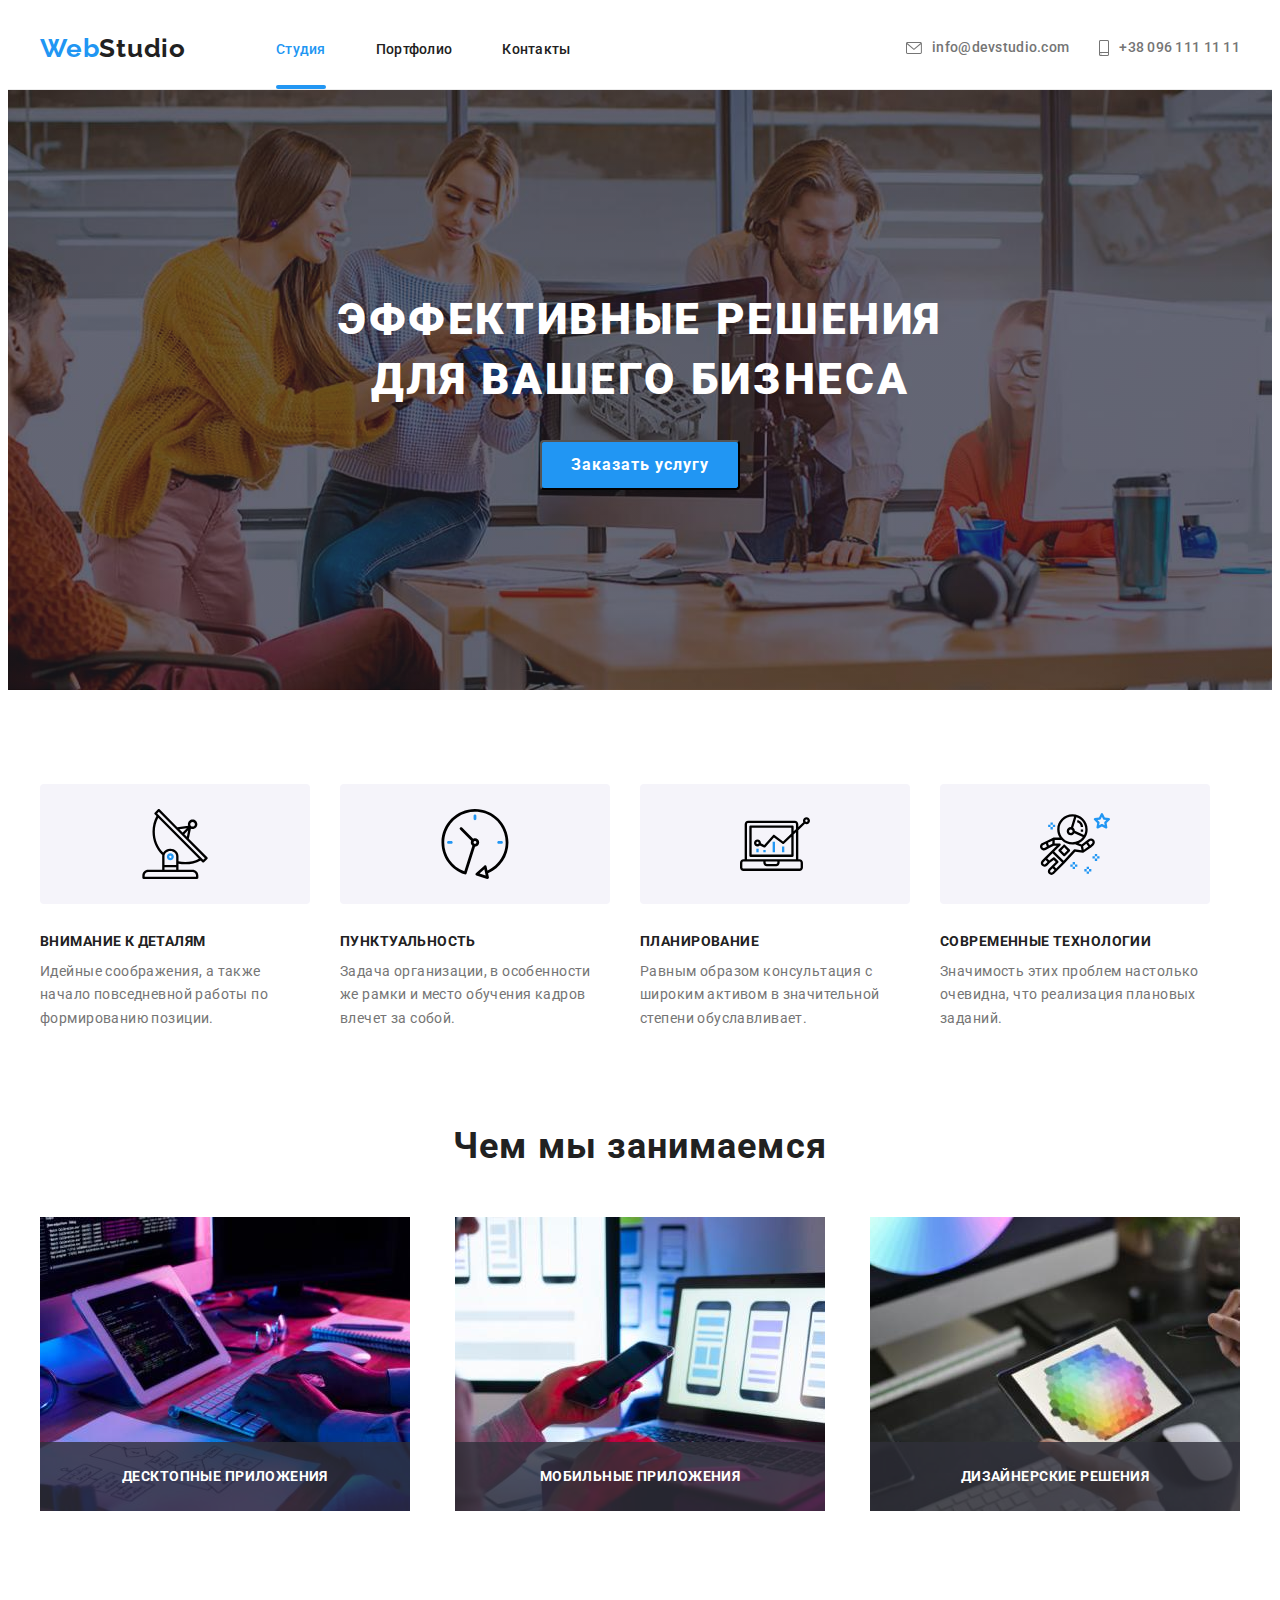
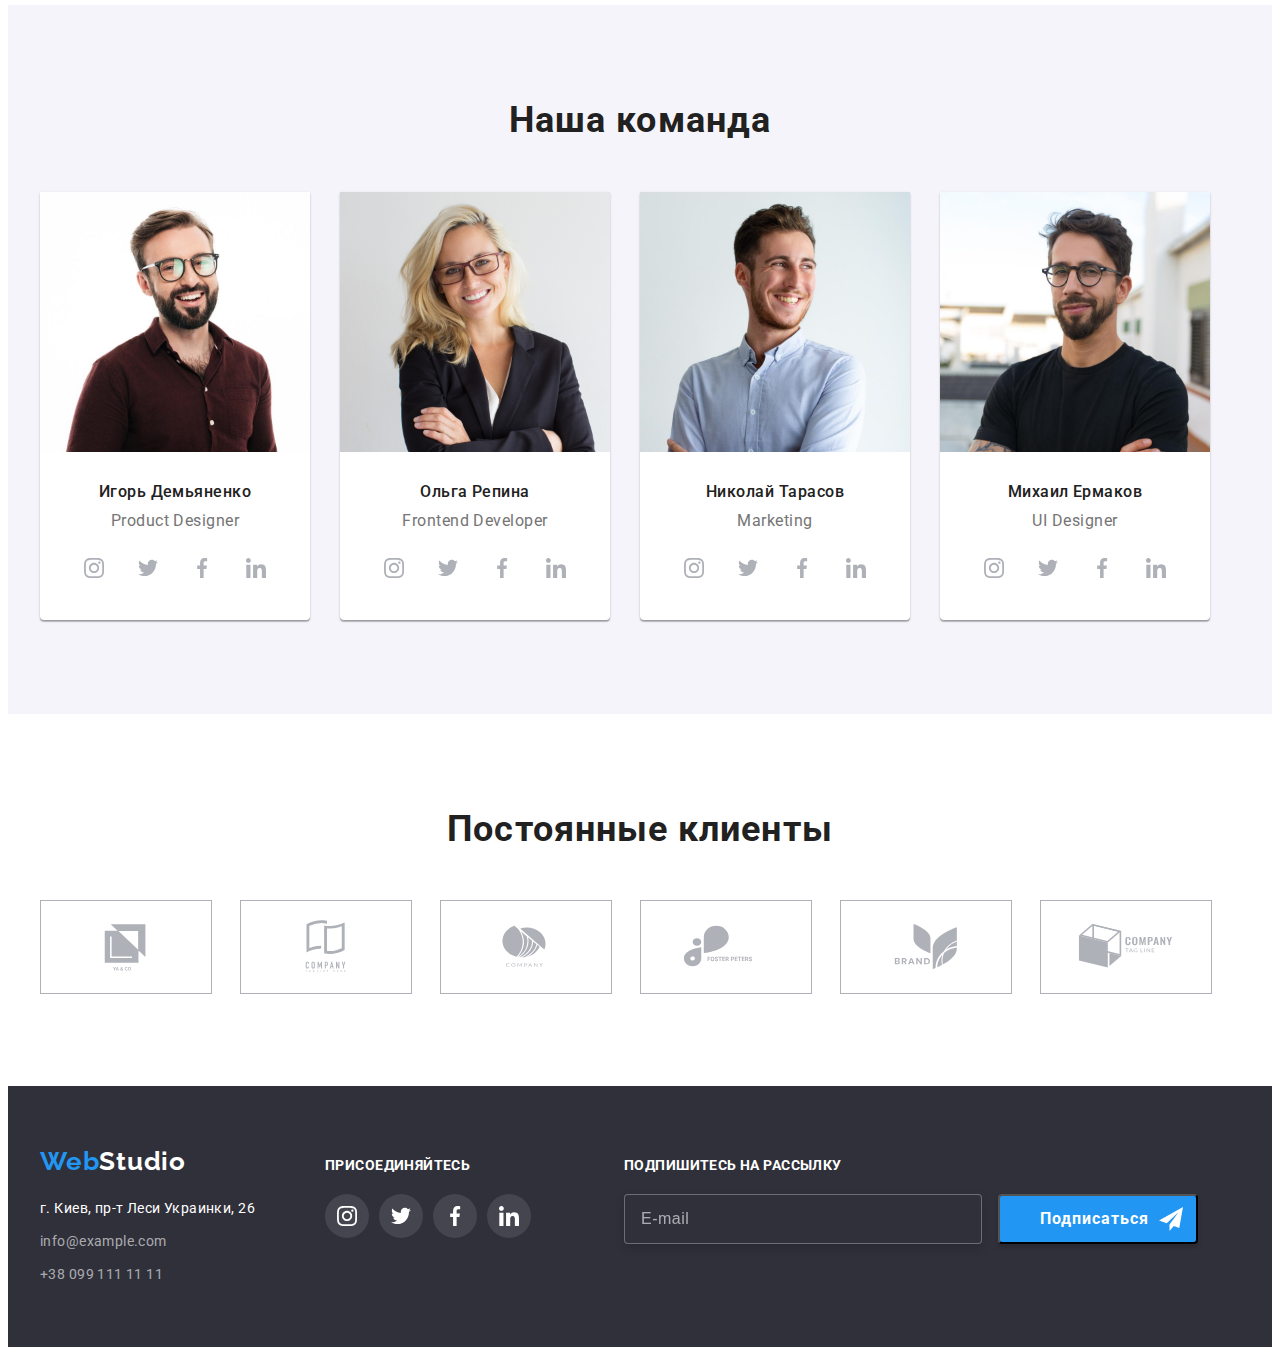
<file: index.html>
<!DOCTYPE html>
<html lang="ru">
  <head>
    <meta charset="UTF-8" />
    <meta http-equiv="X-UA-Compatible" content="IE=edge" />
    <meta name="viewport" content="width=device-width, initial-scale=1.0" />
    <title>WebStudio</title>
    <link
      rel="stylesheet"
      href="https://cdnjs.cloudflare.com/ajax/libs/modern-normalize/1.1.0/modern-normalize.min.css"
      integrity="sha512-wpPYUAdjBVSE4KJnH1VR1HeZfpl1ub8YT/NKx4PuQ5NmX2tKuGu6U/JRp5y+Y8XG2tV+wKQpNHVUX03MfMFn9Q=="
      crossorigin="anonymous"
      referrerpolicy="no-referrer"
    />
    <link rel="preconnect" href="https://fonts.googleapis.com" />
    <link rel="preconnect" href="https://fonts.gstatic.com" crossorigin />
    <link
      href="https://fonts.googleapis.com/css2?family=Raleway:wght@700&family=Roboto:wght@400;500;700;900&display=swap"
      rel="stylesheet"
    />
    <link rel="stylesheet" href="./css/main.min.css" />
  </head>
  <body>
    <header class="header">
      <div class="container header-container">
        <nav class="header-nav">
          <a class="header__logo link" href=""
            >Web<span class="header__logo--studio">Studio</span></a
          >
          <ul class="list menu">
            <li class="menu__item">
              <a class="menu__link link menu__page-link" href="">Студия</a>
            </li>
            <li class="menu__item">
              <a class="menu__link link menu__link--color" href="./portfolio.html"
                >Портфолио</a
              >
            </li>
            <li class="menu__item">
              <a class="menu__link link menu__link--color" href="">Контакты</a>
            </li>
          </ul>
        </nav>
        <ul class="list contacts">
          <li>
            <a class="contacts__mail link" href="mailto:info@devstudio.com">
              <svg class="contacts__icon" width="16" height="12">
                <use href="./img/sprite.svg#icon-envelope-hover"></use></svg
              >info@devstudio.com</a
              >
          </li>
          <li>
            <a class="contacts__tel link" href="tel:+380961111111"
              ><svg class="contacts__icon" width="10" height="16">
                <use href="./img/sprite.svg#icon-smartphone"></use></svg
              >+38 096 111 11 11</a
            >
          </li>
        </ul>
      </div>
    </header>
    <main>
      <section class="hero">
        <div class="container hero-container">
          <h1 class="hero-title">ЭФФЕКТИВНЫЕ РЕШЕНИЯ ДЛЯ ВАШЕГО БИЗНЕСА</h1>
          <button class="btn btn-studio" data-modal-open type="button">
            Заказать услугу
          </button>
        </div>
      </section>
      <section class="about">
        <div class="container">
          <ul class="about-list list">
            <li class="about-flex">
              <div class="about-icons-list">
                <svg class="about-icon" width="70" height="70">
                  <use href="./img/sprite.svg#icon-antenna"></use>
                </svg>
              </div>
              <h3 class="about-item">ВНИМАНИЕ К ДЕТАЛЯМ</h3>
              <p class="about-text">
                Идейные соображения, а также начало повседневной работы по
                формированию позиции.
              </p>
            </li>
            <li class="about-flex">
              <div class="about-icons-list">
                <svg class="about-icon" width="70" height="70">
                  <use href="./img/sprite.svg#icon-clock"></use>
                </svg>
              </div>
              <h3 class="about-item">ПУНКТУАЛЬНОСТЬ</h3>
              <p class="about-text">
                Задача организации, в особенности же рамки и место обучения
                кадров влечет за собой.
              </p>
            </li>
            <li class="about-flex">
              <div class="about-icons-list">
                <svg class="about-icon" width="70" height="70">
                  <use href="./img/sprite.svg#icon-diagram"></use>
                </svg>
              </div>
              <h3 class="about-item">ПЛАНИРОВАНИЕ</h3>
              <p class="about-text">
                Равным образом консультация с широким активом в значительной
                степени обуславливает.
              </p>
            </li>
            <li class="about-flex">
              <div class="about-icons-list">
                <svg class="about-icon" width="70" height="70">
                  <use href="./img/sprite.svg#icon-astronaut"></use>
                </svg>
              </div>
              <h3 class="about-item">СОВРЕМЕННЫЕ ТЕХНОЛОГИИ</h3>
              <p class="about-text">
                Значимость этих проблем настолько очевидна, что реализация
                плановых заданий.
              </p>
            </li>
          </ul>
        </div>
      </section>
      <section class="about-two">
        <div class="container">
          <h2 class="about-title">Чем мы занимаемся</h2>
          <ul class="about-title-list list">
            <li class="about-title-item">
              <img
                src="./img/img-1.jpg"
                alt="Человек печатает на клавиатуре"
                width="370"
                height="294"
              />
              <p class="about-title-text">Десктопные приложения</p>
            </li>
            <li class="about-title-item">
              <img
                src="./img/img-2.jpg"
                alt="Человек смотрит на экран с телефонами"
                width="370"
                height="294"
              />
              <p class="about-title-text">Мобильные приложения</p>
            </li>
            <li class="about-title-item">
              <img
                src="./img/img-3.jpg"
                alt="Человек смотрит на планшет"
                width="370"
                height="294"
              />
              <p class="about-title-text">Дизайнерские решения</p>
            </li>
          </ul>
        </div>
      </section>
      <section class="team">
        <div class="container">
          <h2 class="team-title">Наша команда</h2>
          <ul class="team-list list">
            <li class="team-item">
              <img
                src="./img/img-2-1.jpg"
                alt="Игорь Демьяненко"
                width="270"
                height="260"
              />
              <div class="team-item-descr">
                <h3 class="team-name">Игорь Демьяненко</h3>
                <p class="team-prof" lang="en">Product Designer</p>
                <ul class="social-list list social-list-team">
                  <li class="social-item">
                    <a href="" class="social-link link">
                      <svg class="social-icon" width="20" height="20">
                        <use href="./img/sprite.svg#icon-instagram"></use>
                      </svg>
                    </a>
                  </li>
                  <li class="social-item">
                    <a href="" class="social-link link">
                      <svg class="social-icon" width="20" height="20">
                        <use href="./img/sprite.svg#icon-twitter"></use>
                      </svg>
                    </a>
                  </li>
                  <li class="social-item">
                    <a href="" class="social-link link">
                      <svg class="social-icon" width="20" height="20">
                        <use href="./img/sprite.svg#icon-facebook"></use>
                      </svg>
                    </a>
                  </li>
                  <li class="social-item">
                    <a href="" class="social-link link">
                      <svg class="social-icon" width="20" height="20">
                        <use href="./img/sprite.svg#icon-linkedin"></use>
                      </svg>
                    </a>
                  </li>
                </ul>
              </div>
            </li>
            <li class="team-item">
              <img
                src="./img/img-2-2.jpg"
                alt="Ольга Репина"
                width="270"
                height="260"
              />
              <div class="team-item-descr">
                <h3 class="team-name">Ольга Репина</h3>
                <p class="team-prof" lang="en">Frontend Developer</p>

                <ul class="social-list list social-list-team">
                  <li class="social-item">
                    <a href="" class="social-link link">
                      <svg class="social-icon" width="20" height="20">
                        <use href="./img/sprite.svg#icon-instagram"></use>
                      </svg>
                    </a>
                  </li>
                  <li class="social-item">
                    <a href="" class="social-link link">
                      <svg class="social-icon" width="20" height="20">
                        <use href="./img/sprite.svg#icon-twitter"></use>
                      </svg>
                    </a>
                  </li>
                  <li class="social-item">
                    <a href="" class="social-link link">
                      <svg class="social-icon" width="20" height="20">
                        <use href="./img/sprite.svg#icon-facebook"></use>
                      </svg>
                    </a>
                  </li>
                  <li class="social-item">
                    <a href="" class="social-link link">
                      <svg class="social-icon" width="20" height="20">
                        <use href="./img/sprite.svg#icon-linkedin"></use>
                      </svg>
                    </a>
                  </li>
                </ul>
              </div>
            </li>
            <li class="team-item">
              <img
                src="./img/img-2-3.jpg"
                alt="Николай Тарасов"
                width="270"
                height="260"
              />
              <div class="team-item-descr">
                <h3 class="team-name">Николай Тарасов</h3>
                <p class="team-prof" lang="en">Marketing</p>

                <ul class="social-list list social-list-team">
                  <li class="social-item">
                    <a href="" class="social-link link">
                      <svg class="social-icon" width="20" height="20">
                        <use href="./img/sprite.svg#icon-instagram"></use>
                      </svg>
                    </a>
                  </li>
                  <li class="social-item">
                    <a href="" class="social-link link">
                      <svg class="social-icon" width="20" height="20">
                        <use href="./img/sprite.svg#icon-twitter"></use>
                      </svg>
                    </a>
                  </li>
                  <li class="social-item">
                    <a href="" class="social-link link">
                      <svg class="social-icon" width="20" height="20">
                        <use href="./img/sprite.svg#icon-facebook"></use>
                      </svg>
                    </a>
                  </li>
                  <li class="social-item">
                    <a href="" class="social-link link">
                      <svg class="social-icon" width="20" height="20">
                        <use href="./img/sprite.svg#icon-linkedin"></use>
                      </svg>
                    </a>
                  </li>
                </ul>
              </div>
            </li>
            <li class="team-item">
              <img
                src="./img/img-2-4.jpg"
                alt="Михаил Ермаков"
                width="270"
                height="260"
              />
              <div class="team-item-descr">
                <h3 class="team-name">Михаил Ермаков</h3>
                <p class="team-prof" lang="en">UI Designer</p>

                <ul class="social-list list social-list-team">
                  <li class="social-item">
                    <a href="" class="social-link link">
                      <svg class="social-icon" width="20" height="20">
                        <use href="./img/sprite.svg#icon-instagram"></use>
                      </svg>
                    </a>
                  </li>
                  <li class="social-item">
                    <a href="" class="social-link link">
                      <svg class="social-icon" width="20" height="20">
                        <use href="./img/sprite.svg#icon-twitter"></use>
                      </svg>
                    </a>
                  </li>
                  <li class="social-item">
                    <a href="" class="social-link link">
                      <svg class="social-icon" width="20" height="20">
                        <use href="./img/sprite.svg#icon-facebook"></use>
                      </svg>
                    </a>
                  </li>
                  <li class="social-item">
                    <a href="" class="social-link link">
                      <svg class="social-icon" width="20" height="20">
                        <use href="./img/sprite.svg#icon-linkedin"></use>
                      </svg>
                    </a>
                  </li>
                </ul>
              </div>
            </li>
          </ul>
        </div>
      </section>
      <section class="clients">
        <div class="container">
          <h2 class="clients-title">Постоянные клиенты</h2>
          <ul class="clients-list list">
            <li class="clients-item">
              <a class="link clients-link" href=""
                ><svg class="clients-icon" width="106" height="60">
                  <use href="./img/sprite.svg#icon-logo-1"></use></svg
              ></a>
            </li>
            <li class="clients-item">
              <a class="link clients-link" href=""
                ><svg class="clients-icon" width="106" height="60">
                  <use href="./img/sprite.svg#icon-logo-2"></use></svg
              ></a>
            </li>
            <li class="clients-item">
              <a class="link clients-link" href=""
                ><svg class="clients-icon" width="106" height="60">
                  <use href="./img/sprite.svg#icon-logo-3"></use></svg
              ></a>
            </li>
            <li class="clients-item">
              <a class="link clients-link" href=""
                ><svg class="clients-icon" width="106" height="60">
                  <use href="./img/sprite.svg#icon-logo-4"></use></svg
              ></a>
            </li>
            <li class="clients-item">
              <a class="link clients-link" href=""
                ><svg class="clients-icon" width="106" height="60">
                  <use href="./img/sprite.svg#icon-logo-5"></use></svg
              ></a>
            </li>
            <li class="clients-item">
              <a class="link clients-link" href=""
                ><svg class="clients-icon" width="106" height="60">
                  <use href="./img/sprite.svg#icon-logo-6"></use></svg
              ></a>
            </li>
          </ul>
        </div>
      </section>
    </main>
    <footer class="footer">
      <div class="container footer-cont">
        <div class="footer-left">
          <a class="footer-logo link" href=""
            >Web<span class="footer-studio">Studio</span></a
          >
          <address class="address">
            <ul class="list footer-list">
              <li class="footer-item">
                <a
                  class="link address-link"
                  href="https://goo.gl/maps/EMW47MC1okSmwUVq9"
                  target="_blank"
                  rel="noreferrer noopener"
                  >г. Киев, пр-т Леси Украинки, 26</a
                >
              </li>
              <li class="footer-item">
                <a class="link footer-link" href="mailto:info@example.com"
                  >info@example.com</a
                >
              </li>
              <li class="footer-item">
                <a class="link footer-link" href="tel:+380991111111"
                  >+38 099 111 11 11</a
                >
              </li>
            </ul>
          </address>
        </div>
        <div class="footer-right">
          <h4 class="social">Присоединяйтесь</h4>
          <ul class="social-list list">
            <li class="social-item">
              <a href="" class="social-link link social-link-footer">
                <svg class="social-icon-footer" width="20" height="20">
                  <use href="./img/sprite.svg#icon-instagram"></use>
                </svg>
              </a>
            </li>
            <li class="social-item">
              <a href="" class="social-link link social-link-footer">
                <svg class="social-icon-footer" width="20" height="20">
                  <use href="./img/sprite.svg#icon-twitter"></use>
                </svg>
              </a>
            </li>
            <li class="social-item">
              <a href="" class="social-link link social-link-footer">
                <svg class="social-icon-footer" width="20" height="20">
                  <use href="./img/sprite.svg#icon-facebook"></use>
                </svg>
              </a>
            </li>
            <li class="social-item">
              <a href="" class="social-link link social-link-footer">
                <svg class="social-icon-footer" width="20" height="20">
                  <use href="./img/sprite.svg#icon-linkedin"></use>
                </svg>
              </a>
            </li>
          </ul>
        </div>
        <form class="third block">
          <p class="social">Подпишитесь на рассылку</p>
          <label class="form-field">
            <input
              type="email"
              class="form-input"
              name="user-mail"
              placeholder="E-mail"
            />
          </label>
          <button type="submit" class="btn btn-studio footer-btn">
            Подписаться
            <svg class="icon-send" width="24" height="24">
              <use href="./img/sprite.svg#icon-icon-send"></use>
            </svg>
          </button>
        </form>
      </div>
    </footer>
    <div class="backdrop is-hidden" data-modal>
      <div class="modal">
        <button type="button" class="modal-btn" data-modal-close>
          <svg class="modal-close-icon" width="18" height="18">
            <use href="./img/sprite.svg#icon-close"></use>
          </svg>
        </button>
        <form action="#" class="modal-form">
          <p class="modal-form-head">Оставьте свои данные, мы вам перезвоним</p>
          <ul>
            <li class="list form-field">
              <label class="modal-form-field"
                >Имя
                <span class="modal-form-rel">
                  <input
                    type="text"
                    class="modal-form-input"
                    name="user-name"
                  />
                  <svg class="modal-form-icon" width="12" height="12">
                    <use href="./img/sprite.svg#icon-modal-person"></use>
                  </svg>
                </span>
              </label>
            </li>
            <li class="list form-field">
              <label class="modal-form-field">
                Телефон
                <span class="modal-form-rel">
                  <input type="tel" class="modal-form-input" name="user-tel" />
                  <svg class="modal-form-icon" width="13" height="13">
                    <use href="./img/sprite.svg#icon-modal-phone"></use>
                  </svg>
                </span>
              </label>
            </li>
            <li class="list form-field">
              <label class="modal-form-field">
                Почта
                <span class="modal-form-rel">
                  <input
                    type="text"
                    class="modal-form-input"
                    name="user-mail"
                  />
                  <svg class="modal-form-icon" width="15" height="12">
                    <use href="./img/sprite.svg#icon-modal-mail"></use>
                  </svg>
                </span>
              </label>
            </li>
            <li class="list form-field">
              <label class="modal-form-field"
                >Комментарий
                <textarea
                  class="modal-form-message"
                  name="user-message"
                  placeholder="Введите текст"
                ></textarea>
              </label>
            </li>
          </ul>
          <input
            type="checkbox"
            id="accept-policy"
            class="modal-form-checkbox visually-hidden"
          />
          <label for="accept-policy" class="modal-form-checkbox-label">
            Соглашаюсь с рассылкой и принимаю&nbsp;
            <a class="modal-link" href="">Условия договора</a>
          </label>
          <button type="submit" class="btn btn-studio modal-btn-send">
            Отправить
          </button>
        </form>
      </div>
    </div>
    <script src="./js/modal.js"></script>
  </body>
</html>
</file>
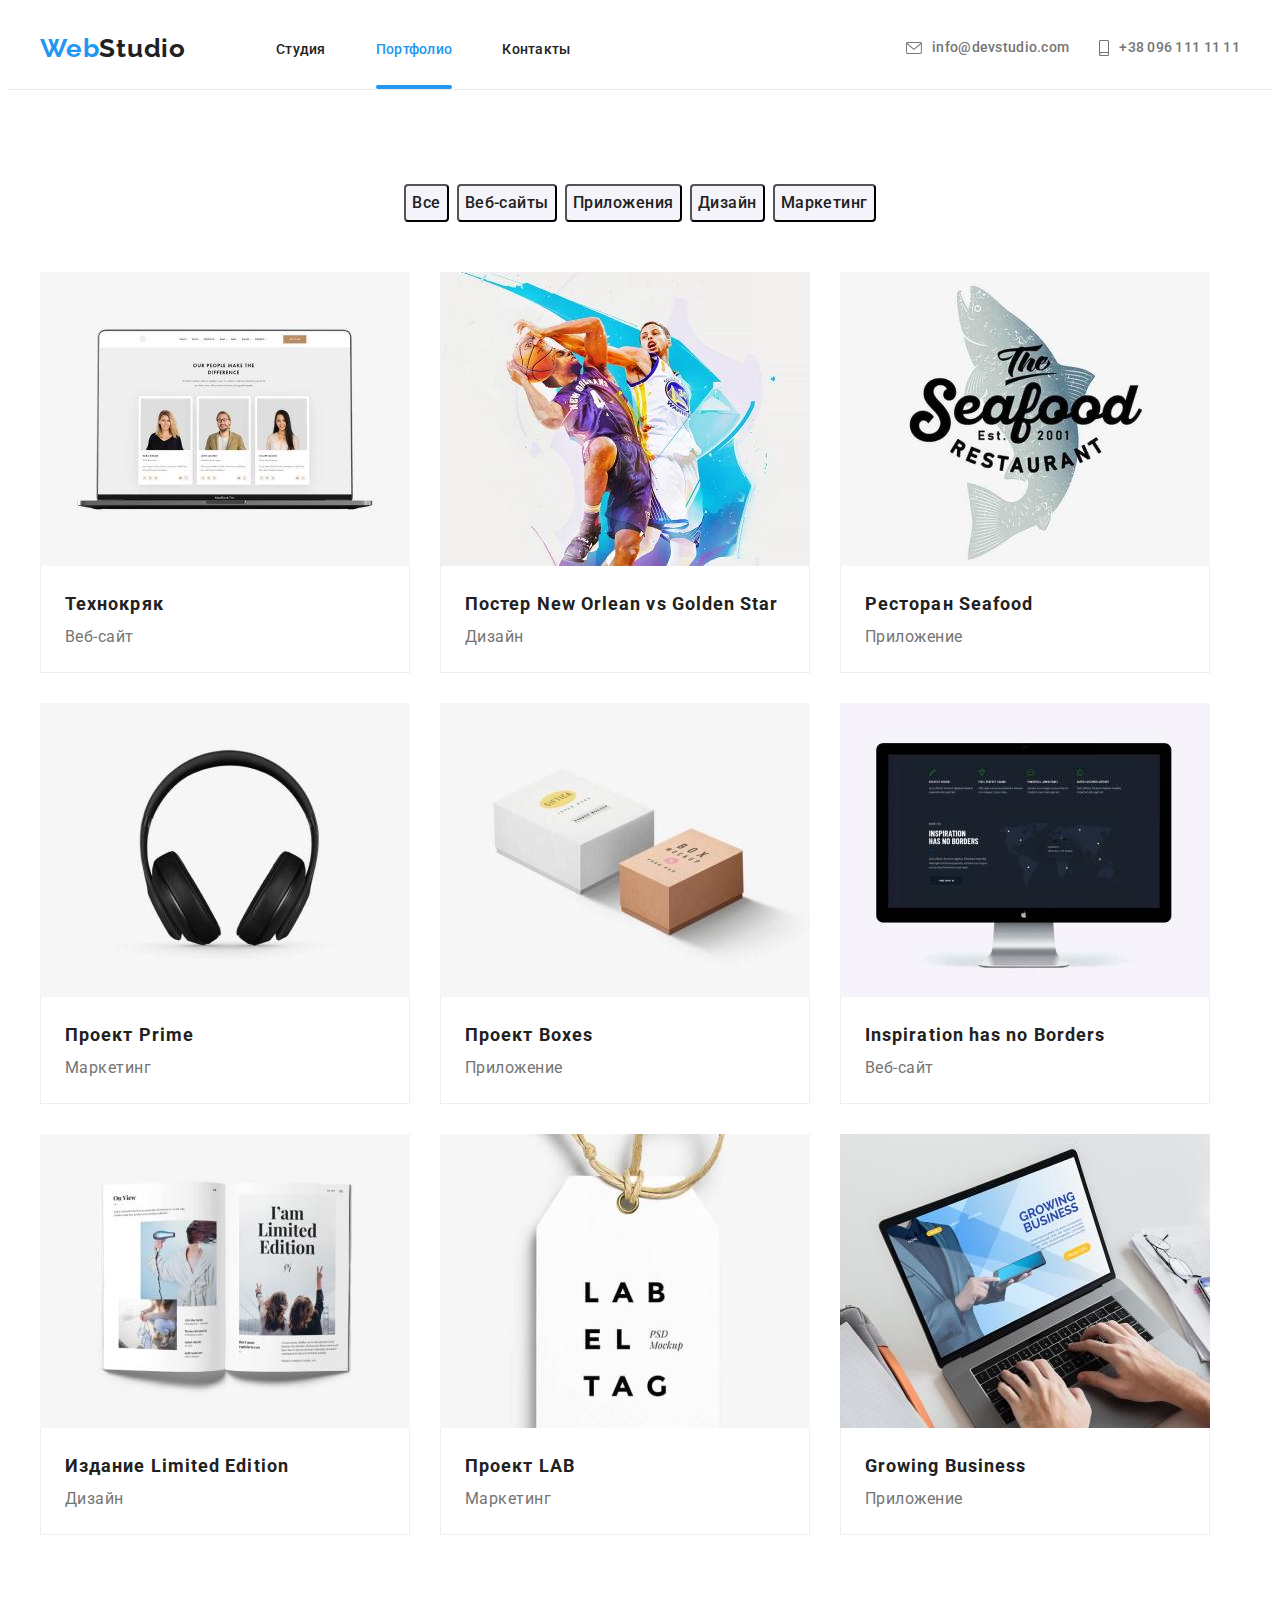
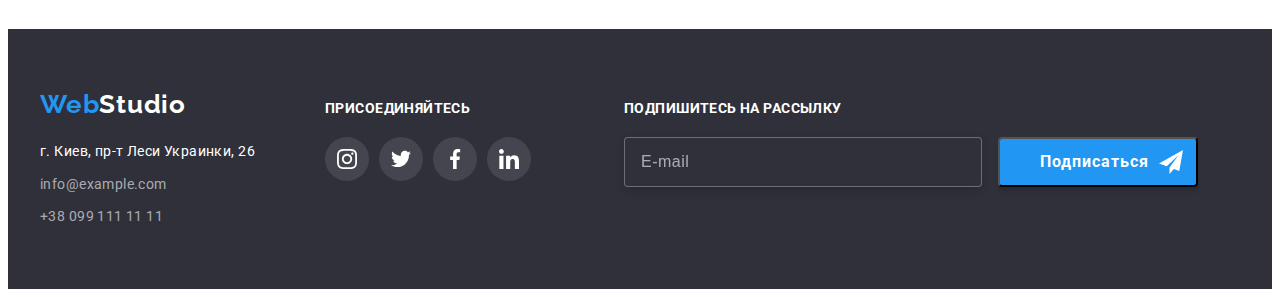
<file: portfolio.html>
<!DOCTYPE html>
<html lang="ru">
  <head>
    <meta charset="UTF-8" />
    <meta http-equiv="X-UA-Compatible" content="IE=edge" />
    <meta name="viewport" content="width=device-width, initial-scale=1.0" />
    <title>Portfolio</title>
    <link
      rel="stylesheet"
      href="https://cdnjs.cloudflare.com/ajax/libs/modern-normalize/1.1.0/modern-normalize.min.css"
      integrity="sha512-wpPYUAdjBVSE4KJnH1VR1HeZfpl1ub8YT/NKx4PuQ5NmX2tKuGu6U/JRp5y+Y8XG2tV+wKQpNHVUX03MfMFn9Q=="
      crossorigin="anonymous"
      referrerpolicy="no-referrer"
    />
    <link rel="preconnect" href="https://fonts.googleapis.com" />
    <link rel="preconnect" href="https://fonts.gstatic.com" crossorigin />
    <link
      href="https://fonts.googleapis.com/css2?family=Raleway:wght@700&family=Roboto:wght@400;500;700;900&display=swap"
      rel="stylesheet"
    />
    <link rel="stylesheet" href="./css/main.min.css" />
  </head>
  <body>
    <header class="header">
      <div class="container header-container">
        <nav class="header-nav">
          <a class="header__logo link" href=""
            >Web<span class="header__logo--studio">Studio</span></a
          >
          <ul class="list menu">
            <li class="menu__item">
              <a class="menu__link link menu__link--color" href="./index.html">Студия</a>
            </li>
            <li class="menu__item">
              <a class="menu__link link menu__page-link" href=""
                >Портфолио</a
              >
            </li>
            <li class="menu__item">
              <a class="menu__link link menu__link--color" href="">Контакты</a>
            </li>
          </ul>
        </nav>
        <ul class="list contacts">
          <li>
            <a class="contacts__mail link" href="mailto:info@devstudio.com">
              <svg class="contacts__icon" width="16" height="12">
                <use href="./img/sprite.svg#icon-envelope-hover"></use></svg
              >info@devstudio.com</a
              >
          </li>
          <li>
            <a class="contacts__tel link" href="tel:+380961111111"
              ><svg class="contacts__icon" width="10" height="16">
                <use href="./img/sprite.svg#icon-smartphone"></use></svg
              >+38 096 111 11 11</a
            >
          </li>
        </ul>
      </div>
    </header>
    <main>
      <section class="portfolio-sect">
        <div class="container">
          <ul class="filters list">
            <li class="filters-item">
              <button class="btn btn-portfolio" type="button">Все</button>
            </li>
            <li class="filters-item">
              <button class="btn btn-portfolio" type="button">Веб-сайты</button>
            </li>
            <li class="filters-item">
              <button class="btn btn-portfolio" type="button">
                Приложения
              </button>
            </li>
            <li class="filters-item">
              <button class="btn btn-portfolio" type="button">Дизайн</button>
            </li>
            <li class="filters-item">
              <button class="btn btn-portfolio" type="button">Маркетинг</button>
            </li>
          </ul>
          <ul class="portfolio list">
            <li>
              <a href="" class="portfolio-item link">
                <div class="portfolio-over">
                <img
                src="./img/portfolio-1.jpg"
                alt="На ноутбуке открыта страница сайта"
                width="370"
                height="294"
              />
              <p class="portfolio-text">Технокряк это современная площадка распространения коронавируса. Компании используют эту платформу для цифрового шпионажа и атак на защищенные сервера конкурентов.</p>
            </div>
              <div class="portfolio-item-desc">
                <h3 class="portfolio-names">Технокряк</h3>
                <p class="portfolio-names-filters">Веб-сайт</p>
              </div>
            </a>
            </li>
            <li>
              <a href="" class="portfolio-item link"> <div class="portfolio-over">
              <img
                src="./img/portfolio-2.jpg"
                alt="Мужчины играют в баскетбол"
                width="370"
                height="294"
              />
              <p class="portfolio-text">Технокряк это современная площадка распространения коронавируса. Компании используют эту платформу для цифрового шпионажа и атак на защищенные сервера конкурентов.</p>
            </div>
              <div class="portfolio-item-desc">
                <h3 class="portfolio-names">
                  Постер <span lang="en">New Orlean vs Golden Star</span>
                </h3>
                <p class="portfolio-names-filters">Дизайн</p>
              </div></a>
            </li>
            <li>
              <a href="" class="portfolio-item link"> <div class="portfolio-over">
              <img
                src="./img/portfolio-3.jpg"
                alt="Эмблема ресторана"
                width="370"
                height="294"
              />
              <p class="portfolio-text">Технокряк это современная площадка распространения коронавируса. Компании используют эту платформу для цифрового шпионажа и атак на защищенные сервера конкурентов.</p>
            </div>
              <div class="portfolio-item-desc">
                <h3 class="portfolio-names">
                  Ресторан <span lang="en">Seafood</span>
                </h3>
                <p class="portfolio-names-filters">Приложение</p>
              </div></a>
            </li>
            <li>
              <a href="" class="portfolio-item link"> <div class="portfolio-over">
              <img
                src="./img/portfolio-4.jpg"
                alt="Черные наушники"
                width="370"
                height="294"
              />
              <p class="portfolio-text">Технокряк это современная площадка распространения коронавируса. Компании используют эту платформу для цифрового шпионажа и атак на защищенные сервера конкурентов.</p>
            </div>
              <div class="portfolio-item-desc">
                <h3 class="portfolio-names">
                  Проект <span lang="en">Prime</span>
                </h3>
                <p class="portfolio-names-filters">Маркетинг</p>
              </div></a>
            </li>
            <li>
              <a href="" class="portfolio-item link"> <div class="portfolio-over">
              <img
                src="./img/portfolio-5.jpg"
                alt="Коробки лежат на поверхности"
                width="370"
                height="294"
              />
              <p class="portfolio-text">Технокряк это современная площадка распространения коронавируса. Компании используют эту платформу для цифрового шпионажа и атак на защищенные сервера конкурентов.</p>
            </div>
              <div class="portfolio-item-desc">
                <h3 class="portfolio-names">
                  Проект <span lang="en">Boxes</span>
                </h3>
                <p class="portfolio-names-filters">Приложение</p>
              </div></a>
            </li>
            <li>
              <a href="" class="portfolio-item link"> <div class="portfolio-over">
              <img
                src="./img/portfolio-6.jpg"
                alt="Монитор включен"
                width="370"
                height="294"
              />
              <p class="portfolio-text">Технокряк это современная площадка распространения коронавируса. Компании используют эту платформу для цифрового шпионажа и атак на защищенные сервера конкурентов.</p>
            </div>
              <div class="portfolio-item-desc">
                <h3 class="portfolio-names">Inspiration has no Borders</h3>
                <p class="portfolio-names-filters">Веб-сайт</p>
              </div></a>
            </li>
            <li>
              <a href="" class="portfolio-item link"> <div class="portfolio-over">
              <img
                src="./img/portfolio-7.jpg"
                alt="Открытая книга лежит"
                width="370"
                height="294"
              />
              <p class="portfolio-text">Технокряк это современная площадка распространения коронавируса. Компании используют эту платформу для цифрового шпионажа и атак на защищенные сервера конкурентов.</p>
            </div>
              <div class="portfolio-item-desc">
                <h3 class="portfolio-names">
                  Издание <span lang="en">Limited Edition</span>
                </h3>
                <p class="portfolio-names-filters">Дизайн</p>
              </div></a>
            </li>
            <li>
              <a href="" class="portfolio-item link"> <div class="portfolio-over">
              <img
                src="./img/portfolio-8.jpg"
                alt="Этикетка висит на нитке"
                width="370"
                height="294"
              />
              <p class="portfolio-text">Технокряк это современная площадка распространения коронавируса. Компании используют эту платформу для цифрового шпионажа и атак на защищенные сервера конкурентов.</p>
            </div>
              <div class="portfolio-item-desc">
                <h3 class="portfolio-names">
                  Проект <span lang="en">LAB</span>
                </h3>
                <p class="portfolio-names-filters">Маркетинг</p>
              </div></a>
            </li>
            <li>
              <a href="" class="portfolio-item link"> <div class="portfolio-over">
              <img
                src="./img/portfolio-9.jpg"
                alt="Человек печатает на ноутбуке"
                width="370"
                height="294"
              />
              <p class="portfolio-text">Технокряк это современная площадка распространения коронавируса. Компании используют эту платформу для цифрового шпионажа и атак на защищенные сервера конкурентов.</p>
            </div>
              <div class="portfolio-item-desc">
                <h3 class="portfolio-names" lang="en">Growing Business</h3>
                <p class="portfolio-names-filters">Приложение</p>
              </div></a>
            </li>
          </ul>
        </div>
      </section>
    </main>
    <footer class="footer">
      <div class="container footer-cont">
        <div class="footer-left">
          <a class="footer-logo link" href=""
            >Web<span class="footer-studio">Studio</span></a
          >
          <address class="address">
            <ul class="list footer-list">
              <li class="footer-item">
                <a
                  class="link address-link"
                  href="https://goo.gl/maps/EMW47MC1okSmwUVq9"
                  target="_blank"
                  rel="noreferrer noopener"
                  >г. Киев, пр-т Леси Украинки, 26</a
                >
              </li>
              <li class="footer-item">
                <a class="link footer-link" href="mailto:info@example.com"
                  >info@example.com</a
                >
              </li>
              <li class="footer-item">
                <a class="link footer-link" href="tel:+380991111111"
                  >+38 099 111 11 11</a
                >
              </li>
            </ul>
          </address>
        </div>
        <div class="footer-right">
          <h4 class="social">Присоединяйтесь</h4>
          <ul class="social-list list">
            <li class="social-item">
              <a href="" class="social-link link social-link-footer">
                <svg class="social-icon-footer" width="20" height="20">
                  <use href="./img/sprite.svg#icon-instagram"></use>
                </svg>
              </a>
            </li>
            <li class="social-item">
              <a href="" class="social-link link social-link-footer">
                <svg class="social-icon-footer" width="20" height="20">
                  <use href="./img/sprite.svg#icon-twitter"></use>
                </svg>
              </a>
            </li>
            <li class="social-item">
              <a href="" class="social-link link social-link-footer">
                <svg class="social-icon-footer" width="20" height="20">
                  <use href="./img/sprite.svg#icon-facebook"></use>
                </svg>
              </a>
            </li>
            <li class="social-item">
              <a href="" class="social-link link social-link-footer">
                <svg class="social-icon-footer" width="20" height="20">
                  <use href="./img/sprite.svg#icon-linkedin"></use>
                </svg>
              </a>
            </li>
          </ul>
        </div>
        <form class="third block">
          <p class="social">Подпишитесь на рассылку</p>
          <label class="form-field">
            <input
              type="email"
              class="form-input"
              name="user-mail"
              placeholder="E-mail"
            />
          </label>
          <button type="submit" class="btn btn-studio footer-btn">
            Подписаться
            <svg class="icon-send" width="24" height="24">
              <use href="./img/sprite.svg#icon-icon-send"></use>
            </svg>
          </button>
        </form>
      </div>
    </footer>
  </body>
</html>
</file>
<file: css/main.min.css>
:root{--header-color: #ffffff;--primary-text-color: #757575;--primary-title-color: #ffffff;--secondary-title-color: #212121;--accent-color: #2196f3;--background-color: #2f303a;--time: 250ms;--cubic-bezier: cubic-bezier(0.4, 0, 0.2, 1)}.visually-hidden{position:absolute;white-space:nowrap;width:1px;height:1px;overflow:hidden;border:0;padding:0;clip:rect(0 0 0 0);clip-path:inset(50%);margin:-1px}p,h1,h2,h3,h4{margin:0}ul{margin:0;padding:0}img{display:block}body{font-family:"Roboto", sans-serif}.list{list-style:none}.link{text-decoration:none}.container{width:1200px;padding-left:15px;padding-right:15px;margin:0 auto}.btn{font-family:inherit;font-size:16px;text-align:center;cursor:pointer;background-color:var(--accent-color);color:var(--primary-title-color);border-radius:4px}.btn-studio{font-weight:700;line-height:1.87;letter-spacing:0.06em;width:200px;height:50px;box-shadow:0px 4px 4px rgba(0,0,0,0.15)}.btn-portfolio{font-weight:500;line-height:1.62;letter-spacing:0.03em;color:var(--secondary-title-color);background-color:#f5f4fa;height:38px;transition:color var(--time) var(--cubic-bezier),background-color var(--time) var(--cubic-bezier),box-shadow var(--time) var(--cubic-bezier)}.btn-portfolio:hover,.btn-portfolio:focus{background-color:var(--accent-color);color:var(--primary-title-color);box-shadow:0px 3px 1px rgba(0,0,0,0.1),0px 1px 2px rgba(0,0,0,0.08),0px 2px 2px rgba(0,0,0,0.12)}.footer-btn{position:relative;padding-right:13px}.social{font-weight:700;font-size:14px;line-height:1.14;letter-spacing:0.03em;text-transform:uppercase;color:var(--primary-title-color);margin-bottom:20px}.social-list{display:flex}.social-list-team{margin-top:16px;justify-content:center}.social-icon{fill:#afb1b8;transition:fill var(--time) var(--cubic-bezier)}.social-link:hover .social-icon,.social-link:focus .social-icon{fill:var(--primary-title-color)}.social-icon-footer{fill:var(--primary-title-color)}.social-item{width:44px;height:44px}.social-item:not(:last-child){margin-right:10px}.social-link{width:100%;height:100%;display:flex;border-radius:50%;justify-content:center;align-items:center;transition:background-color var(--time) var(--cubic-bezier)}.social-link:hover,.social-link:focus{background-color:var(--accent-color)}.social-link-footer{background-color:rgba(255,255,255,0.1);transition:background-color var(--time) var(--cubic-bezier)}.social-link-footer:hover,.social-link-footer:focus{background-color:var(--accent-color)}.backdrop{width:100vw;height:100vh;background-color:rgba(0,0,0,0.2);position:fixed;top:0;transition:opacity 600ms var(--cubic-bezier),visibility 600ms var(--cubic-bezier)}.backdrop.is-hidden{visibility:hidden;opacity:0;pointer-events:none}.modal{width:528px;min-height:581px;background-color:var(--primary-title-color);box-shadow:0px 1px 3px rgba(0,0,0,0.12),0px 1px 1px rgba(0,0,0,0.14),0px 2px 1px rgba(0,0,0,0.2);border-radius:4px;position:absolute;top:50%;left:50%;transform:translate(-50%, -50%);padding:40px}.modal-btn{border:1px solid rgba(0,0,0,0.1);background-color:var(--primary-title-color);width:30px;height:30px;border-radius:50%;position:absolute;top:8px;right:8px;display:flex;align-items:center;justify-content:center;color:#000000;cursor:pointer;transition:color var(--time) var(--cubic-bezier)}.modal-btn:hover,.modal-btn:focus{color:var(--accent-color)}.modal-close-icon{fill:currentColor}.modal-form{display:flex;flex-direction:column}.modal-btn-send{align-self:center}.modal-form-head{font-weight:700;font-size:20px;line-height:1.15;text-align:center;letter-spacing:0.03em;color:var(--secondary-title-color);margin-bottom:12px}.modal-form-field{font-size:12px;line-height:1.17;letter-spacing:0.01em;color:var(--primary-text-color)}.modal-form-field:not(:last-child){margin-bottom:10px}.modal-form-input{width:100%;height:40px;border:1px solid rgba(33,33,33,0.2);border-radius:4px;padding-left:42px;cursor:pointer;transition:color var(--time) var(--cubic-bezier)}.modal-form-input:focus{outline:none;border-color:var(--accent-color)}.modal-form-message{width:100%;height:120px;border:1px solid rgba(33,33,33,0.2);border-radius:4px;margin-top:4px;resize:none;padding:12px 16px;margin-bottom:20px;transition:color var(--time) var(--cubic-bezier)}.modal-form-message:focus{outline:none;border-color:var(--accent-color)}.modal-form-message::placeholder{font-size:14px;line-height:1.14;letter-spacing:0.01em;color:rgba(117,117,117,0.5)}.modal-form-icon{width:18px;height:18px;position:absolute;display:block;top:50%;left:12px;transform:translateY(-50%);fill:var(--secondary-title-color);transition:color var(--time) var(--cubic-bezier)}.modal-form-input:focus ~ .modal-form-icon{fill:var(--accent-color)}.modal-form-rel{position:relative;margin-top:4px;display:block}.modal-link{color:var(--accent-color)}.modal-form-checkbox-label{display:flex;justify-content:center;align-items:center;font-size:14px;line-height:1.71;letter-spacing:0.03em;color:var(--primary-text-color);margin-bottom:30px}.modal-form-checkbox-label::before{display:block;content:"";width:16px;height:15px;border:1px solid var(--secondary-title-color);border-radius:2px;cursor:pointer;margin-right:7px;background-color:var(--primary-title-color);transition:background-color var(--time) var(--cubic-bezier)}.modal-form-checkbox:checked+.modal-form-checkbox-label::before{background-color:var(--accent-color);background-image:url(../img/modal-select.svg);border-color:var(--accent-color);background-size:contain;background-repeat:no-repeat;background-position:center;background-origin:border-box}.modal-form-checkbox:focus+.modal-form-checkbox-label::before{border-color:var(--accent-color)}.filters{display:flex;justify-content:center;margin-bottom:50px}.filters-item:not(:last-child){margin-right:8px}.address{margin-top:20px;font-style:normal}.address-link{font-size:14px;line-height:1.71;letter-spacing:0.03em;color:var(--primary-title-color);transition:color var(--time) var(--cubic-bezier)}.address-link:hover,.address-link:focus{color:var(--accent-color)}.form-input{width:358px;height:50px;padding-left:16px;margin-right:12px;border:1px solid rgba(255,255,255,0.3);box-sizing:border-box;border-radius:4px;filter:drop-shadow(0px 4px 4px rgba(0,0,0,0.15));background-color:var(--background-color)}.form-input::placeholder{font-size:16px;line-height:1.25;letter-spacing:0.03em;color:rgba(255,255,255,0.6)}.icon-send{margin-left:10px;position:absolute;top:50%;transform:translateY(-50%)}.header{background-color:var(--header-color);padding-top:25px;padding-bottom:25px;border-bottom:1px solid #ececec}.header__logo{font-family:Raleway;font-weight:700;font-size:26px;line-height:1.19;letter-spacing:0.03em;color:var(--accent-color);margin-right:90px}.header__logo--studio{color:var(--secondary-title-color)}.header-container{display:flex;align-items:center}.menu{display:flex}.header-nav{display:flex;align-items:center}.contacts{display:flex;margin-left:auto}.menu__link{font-weight:500;font-size:14px;line-height:1.14;letter-spacing:0.02em;position:relative;transition:color var(--time) var(--cubic-bezier)}.menu__link:hover,.menu__link:focus{color:var(--accent-color)}.menu__page-link{color:var(--accent-color)}.menu__link.menu__page-link::after{content:"";width:100%;position:absolute;height:4px;display:block;border-radius:2px;background-color:var(--accent-color);bottom:-32px}.menu__link--color{color:var(--secondary-title-color)}.menu__item:not(:last-child){margin-right:50px}.contacts__tel{font-weight:500;font-size:14px;line-height:1.14;letter-spacing:0.02em;color:var(--primary-text-color);display:flex;align-items:center;transition:color var(--time) var(--cubic-bezier)}.contacts__tel:hover,.contacts__tel:focus{color:var(--accent-color)}.contacts__mail{font-weight:500;font-size:14px;line-height:1.14;letter-spacing:0.02em;color:var(--primary-text-color);margin-right:30px;display:flex;align-items:center;transition:color var(--time) var(--cubic-bezier)}.contacts__mail:hover,.contacts__mail:focus{color:var(--accent-color)}.contacts__icon{margin-right:10px;vertical-align:middle;fill:var(--primary-text-color);transition:fill var(--time) var(--cubic-bezier)}.contacts__tel:hover .contacts__icon,.contacts__tel:focus .contacts__icon{fill:var(--accent-color)}.contacts__mail:hover .contacts__icon,.contacts__mail:focus .contacts__icon{fill:var(--accent-color)}.hero{text-align:center;background-image:linear-gradient(rgba(47,48,58,0.4), rgba(47,48,58,0.4)),url(../img/hero-img.jpg);background-repeat:no-repeat;background-size:cover;background-position:center;max-width:1600px;margin:auto;padding-top:200px;padding-bottom:200px}.hero-title{font-weight:900;font-size:44px;line-height:1.36;letter-spacing:0.06em;text-transform:uppercase;color:var(--primary-title-color);width:696px;margin:0 auto;margin-bottom:30px}.about{padding-top:94px;padding-bottom:94px}.about-icons{display:flex}.about-icons-list{width:100%;height:120px;background-color:#f5f4fa;border-radius:4px;margin-bottom:30px;display:flex;align-items:center;justify-content:center}.about-icons-list:not(:last-child){margin-right:30px}.about-list{display:flex}.about-item{font-weight:700;font-size:14px;line-height:1.14;letter-spacing:0.03em;text-transform:uppercase;color:var(--secondary-title-color);margin-bottom:10px}.about-text{font-size:14px;line-height:1.71;letter-spacing:0.03em;color:var(--primary-text-color)}.about-flex{width:270px}.about-flex:not(:last-child){margin-right:30px}.about-two{padding-bottom:94px}.about-title{font-weight:700;font-size:36px;line-height:1.17;text-align:center;letter-spacing:0.03em;color:var(--secondary-title-color);margin-bottom:50px}.about-title-list{display:flex;justify-content:space-between}.about-title-item{position:relative}.about-title-text{position:absolute;left:0;bottom:0;font-weight:700;font-size:14px;line-height:1.14;letter-spacing:0.03em;text-transform:uppercase;color:var(--primary-title-color);background-color:rgba(47,48,58,0.8);padding-top:27px;padding-bottom:27px;width:100%;text-align:center}.team{background-color:#f5f4fa;padding-top:94px;padding-bottom:94px}.team-title{font-weight:700;font-size:36px;line-height:1.17;text-align:center;letter-spacing:0.03em;color:var(--secondary-title-color);margin-bottom:50px}.team-list{display:flex}.team-item{background-color:#ffffff;border-radius:0px 0px 4px 4px;box-shadow:0px 1px 3px rgba(0,0,0,0.12),0px 1px 1px rgba(0,0,0,0.14),0px 2px 1px rgba(0,0,0,0.2)}.team-item:not(:last-child){margin-right:30px}.team-item-descr{padding-top:30px;padding-bottom:30px}.team-name{font-weight:500;font-size:16px;line-height:1.19;text-align:center;letter-spacing:0.03em;color:var(--secondary-title-color);margin-bottom:10px}.team-prof{font-size:16px;line-height:1.19;text-align:center;letter-spacing:0.03em;color:var(--primary-text-color)}.clients{padding-top:94px;padding-bottom:94px}.clients-title{font-weight:700;font-size:36px;line-height:1.17;text-align:center;letter-spacing:0.03em;color:var(--secondary-title-color);margin-bottom:50px}.clients-list{display:flex}.clients-item{width:170px;height:92px}.clients-item:not(:last-child){margin-right:30px}.clients-link{width:100%;height:100%;display:flex;justify-content:center;align-items:center;border:1px solid #afb1b8;transition:border-color var(--time) var(--cubic-bezier)}.clients-link:hover,.clients-link:focus{border-color:var(--accent-color)}.clients-icon{fill:#afb1b8;transition:fill var(--time) var(--cubic-bezier)}.clients-link:hover .clients-icon,.clients-link:focus .clients-icon{fill:var(--accent-color)}.portfolio-sect{padding-top:94px;padding-bottom:94px}.portfolio{display:flex;flex-wrap:wrap;margin-left:-30px;margin-top:-30px}.portfolio-over{position:relative;overflow:hidden}.portfolio-text{font-size:18px;line-height:1.56;letter-spacing:0.03em;color:var(--primary-title-color);background-color:rgba(33,150,243,0.9);position:absolute;top:0;left:0;transform:translateY(100%);height:100%;padding:63px 24px;transition:transform var(--time) var(--cubic-bezier)}.portfolio-item:hover .portfolio-text,.portfolio-item:focus .portfolio-text{transform:translateY(0)}.portfolio-item{display:block;flex-basis:calc((100% - 3 * 30px) / 3);margin-left:30px;margin-top:30px;transition:box-shadow var(--time) var(--cubic-bezier)}.portfolio-item:hover,.portfolio-item:focus{box-shadow:0px 1px 1px rgba(0,0,0,0.12),0px 4px 4px rgba(0,0,0,0.06),1px 4px 6px rgba(0,0,0,0.16)}.portfolio-names{font-weight:700;font-size:18px;line-height:2;letter-spacing:0.06em;color:var(--secondary-title-color)}.portfolio-item-desc{padding:20px 24px;border-right:1px solid #eeeeee;border-bottom:1px solid #eeeeee;border-left:1px solid #eeeeee}.portfolio-names-filters{font-size:16px;line-height:1.87;letter-spacing:0.03em;color:var(--primary-text-color)}.footer{background-color:var(--background-color);padding-top:60px;padding-bottom:60px}.footer-cont{display:flex;align-items:baseline}.footer-left{margin-right:70px}.footer-right{margin-right:93px}.footer-logo{font-family:Raleway;font-weight:700;font-size:26px;line-height:1.19;letter-spacing:0.03em;color:var(--accent-color)}.footer-studio{color:var(--primary-title-color)}.footer-item:not(:last-child){margin-bottom:9px}.footer-link{font-size:14px;line-height:1.71;letter-spacing:0.03em;color:rgba(255,255,255,0.6);transition:color var(--time) var(--cubic-bezier)}.footer-link:hover,.footer-link:focus{color:var(--accent-color)}
/*# sourceMappingURL=main.min.css.map */
</file>
